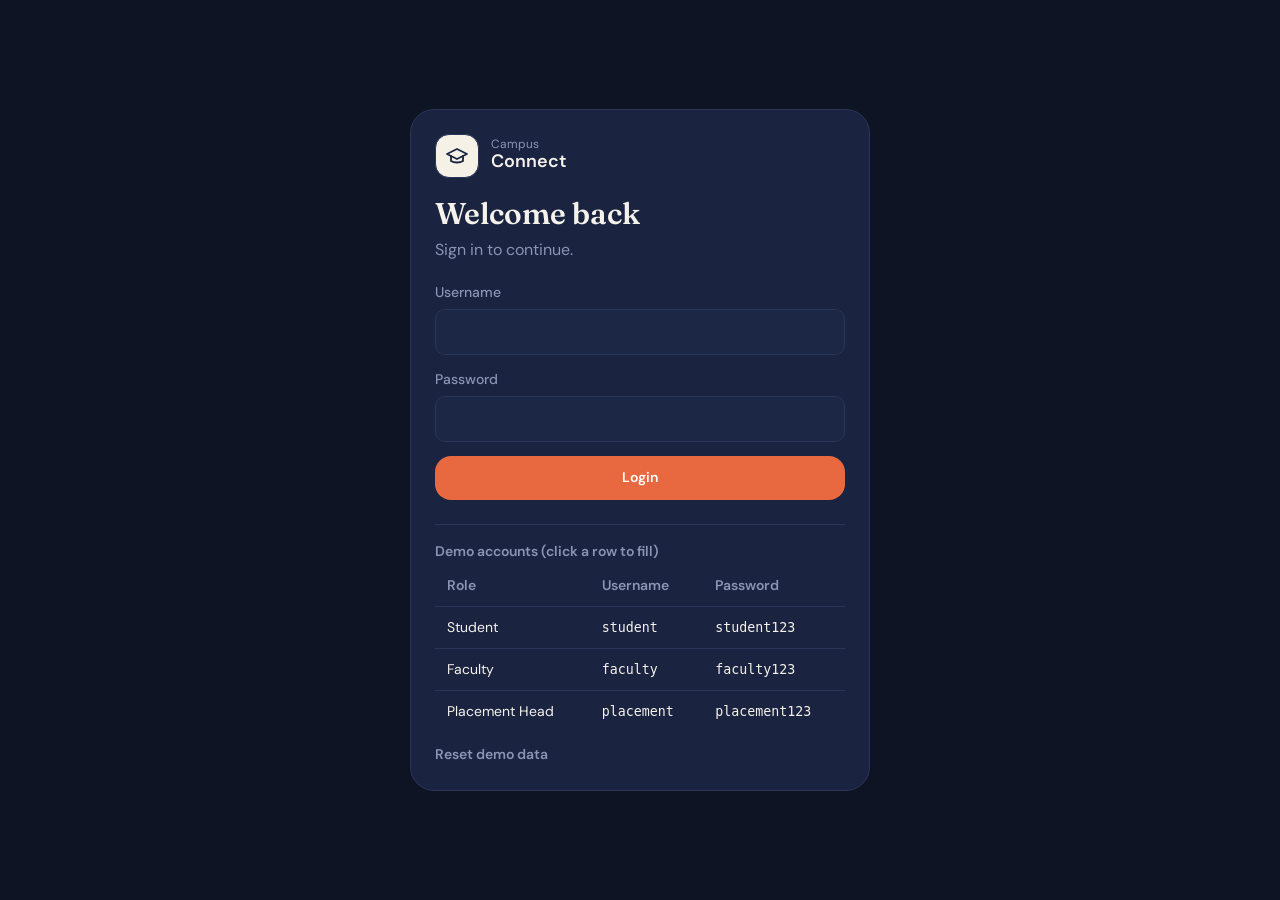
<file: index.html>
<!DOCTYPE html>
<html lang="en" data-theme="dark">
<head>
  <meta charset="utf-8">
  <meta name="viewport" content="width=device-width, initial-scale=1, viewport-fit=cover">
  <title>Campus Connect | Home</title>
  <link rel="preconnect" href="https://fonts.googleapis.com">
  <link rel="preconnect" href="https://fonts.gstatic.com" crossorigin>
  <link href="https://fonts.googleapis.com/css2?family=DM+Sans:opsz,wght@9..40,400;9..40,500;9..40,600;9..40,700&family=Fraunces:opsz,wght@9..144,500;9..144,600&display=swap" rel="stylesheet">
  <script>
    /* Apply saved theme before first paint to avoid a flash */
    (function () { try { var t = localStorage.getItem('cc-theme'); if (t) document.documentElement.setAttribute('data-theme', t); } catch (e) {} })();
  </script>
  <script src="js/data.js"></script>
  <link rel="stylesheet" href="css/style.css">
</head>
<body data-page="home">
  <div class="app">
    <aside class="sidebar" id="sidebar"></aside>

    <div class="content">
      <header class="topbar" id="topbar"></header>

      <main class="page" id="page">
        <!-- Greeting -->
        <section class="greeting">
          <h1 id="greeting">Good morning</h1>
          <p id="roleLine"></p>
        </section>

        <!-- Up next -->
        <section class="hero" id="nextClass" data-roles="student faculty" aria-label="Next class">
          <div style="flex:1">
            
          </div>
        </section>

        <!-- Quick access -->
        <section aria-labelledby="qa-title">
          <div class="section-head">
            <h2 id="qa-title">Quick access</h2>
            <button class="link-btn" id="viewAll" aria-expanded="false" aria-controls="quickGrid">
              <span id="viewAllText">View all</span><svg class="ic" viewBox="0 0 24 24" fill="none" stroke="currentColor" stroke-width="1.8" stroke-linecap="round" stroke-linejoin="round" aria-hidden="true"><path d="m9 18 6-6-6-6"/></svg>
            </button>
          </div>

          <div class="quick-grid" id="quickGrid">
            <a class="tile-card tone-orange" data-roles="student faculty" href="canteen.html" data-search="smart canteen food order tokens menu">
              <span class="tile-icon"><svg class="ic" viewBox="0 0 24 24" fill="none" stroke="currentColor" stroke-width="1.8" stroke-linecap="round" stroke-linejoin="round" aria-hidden="true"><path d="M3 2v7c0 1.1.9 2 2 2h4a2 2 0 0 0 2-2V2"/><path d="M7 2v20"/><path d="M21 15V2a5 5 0 0 0-5 5v6c0 1.1.9 2 2 2h3Zm0 0v7"/></svg></span>
              <span><h3>Smart Canteen</h3><p>Order food, earn tokens</p></span>
            </a>
            <a class="tile-card tone-purple" data-roles="student faculty" href="clubs.html" data-search="clubs community events communities feed">
              <span class="tile-icon"><svg class="ic" viewBox="0 0 24 24" fill="none" stroke="currentColor" stroke-width="1.8" stroke-linecap="round" stroke-linejoin="round" aria-hidden="true"><path d="M16 21v-2a4 4 0 0 0-4-4H6a4 4 0 0 0-4 4v2"/><circle cx="9" cy="7" r="4"/><path d="M22 21v-2a4 4 0 0 0-3-3.87"/><path d="M16 3.13a4 4 0 0 1 0 7.75"/></svg></span>
              <span><h3>Clubs &amp; Community</h3><p>Join clubs, events and communities</p></span>
            </a>
            <a class="tile-card tone-blue" data-roles="student faculty" href="academics.html" data-search="classroom hub attendance timetable grades">
              <span class="tile-icon"><svg class="ic" viewBox="0 0 24 24" fill="none" stroke="currentColor" stroke-width="1.8" stroke-linecap="round" stroke-linejoin="round" aria-hidden="true"><path d="M2 3h6a4 4 0 0 1 4 4v14a3 3 0 0 0-3-3H2z"/><path d="M22 3h-6a4 4 0 0 0-4 4v14a3 3 0 0 1 3-3h7z"/></svg></span>
              <span><h3>Classroom Hub</h3><p>Attendance, timetable and grades</p></span>
            </a>
            <a class="tile-card tone-green" data-roles="student placement" href="placement.html" data-search="placement cell drives resume bank resources mentor">
              <span class="tile-icon"><svg class="ic" viewBox="0 0 24 24" fill="none" stroke="currentColor" stroke-width="1.8" stroke-linecap="round" stroke-linejoin="round" aria-hidden="true"><rect width="20" height="14" x="2" y="7" rx="2"/><path d="M16 21V5a2 2 0 0 0-2-2h-4a2 2 0 0 0-2 2v16"/></svg></span>
              <span><h3>Placement Cell</h3><p>Drives, resume bank and resources</p></span>
            </a>
            <a class="tile-card tone-amber is-extra" data-roles="student placement" href="resume.html" data-search="resume hub builder ats score review">
              <span class="tile-icon"><svg class="ic" viewBox="0 0 24 24" fill="none" stroke="currentColor" stroke-width="1.8" stroke-linecap="round" stroke-linejoin="round" aria-hidden="true"><path d="M14.5 2H6a2 2 0 0 0-2 2v16a2 2 0 0 0 2 2h12a2 2 0 0 0 2-2V7.5L14.5 2z"/><polyline points="14 2 14 8 20 8"/><line x1="16" x2="8" y1="13" y2="13"/><line x1="16" x2="8" y1="17" y2="17"/></svg></span>
              <span><h3>Resume Hub</h3><p>Build a resume and check its ATS score</p></span>
            </a>
            <a class="tile-card tone-red is-extra" href="notifications.html" data-search="notifications alerts broadcasts announcements">
              <span class="tile-icon"><svg class="ic" viewBox="0 0 24 24" fill="none" stroke="currentColor" stroke-width="1.8" stroke-linecap="round" stroke-linejoin="round" aria-hidden="true"><path d="M6 8a6 6 0 0 1 12 0c0 7 3 9 3 9H3s3-2 3-9"/><path d="M10.3 21a1.94 1.94 0 0 0 3.4 0"/></svg></span>
              <span><h3>Notifications</h3><p>Alerts and campus broadcasts</p></span>
            </a>
          </div>
        </section>

        <!-- Widgets -->
        <section class="widgets" aria-label="Campus overview">
          <article class="card" data-roles="student">
            <div class="card-head">
              <h2 class="card-title">Attendance</h2>
              <a class="link-btn" href="academics.html">Details</a>
            </div>
            <div class="att-body">
              <div class="ring" id="attRing" role="img" aria-label="Attendance gauge"></div>
              <div class="att-subjects" id="attSubjects"></div>
            </div>
            <p class="att-note" id="attNote"></p>
          </article>

          <article class="card" data-roles="student faculty">
            <div class="card-head">
              <h2 class="card-title">Today's schedule</h2>
              <a class="link-btn" href="academics.html">Timetable</a>
            </div>
            <ul id="scheduleList"></ul>
          </article>

          <article class="card" data-roles="student faculty">
            <div class="card-head">
              <h2 class="card-title">Canteen token</h2>
              <a class="link-btn" href="canteen.html">Order food</a>
            </div>
            <div class="token-head" id="tokenHead"></div>
            <ol class="pipeline" id="pipeline" aria-label="Token progress"></ol>
          </article>

          <article class="card" data-roles="student placement">
            <div class="card-head">
              <h2 class="card-title">Placement drives</h2>
              <a class="link-btn" href="placement.html">All drives</a>
            </div>
            <ul id="driveList"></ul>
          </article>

          <article class="card span-2" data-roles="placement">
            <div class="card-head">
              <h2 class="card-title">Placement overview</h2>
              <a class="link-btn" href="resume.html">Review resumes</a>
            </div>
            <div class="stats" id="statsBox"></div>
          </article>

          <article class="card span-2">
            <div class="card-head">
              <h2 class="card-title">Latest notifications</h2>
              <a class="link-btn" href="notifications.html">See all</a>
            </div>
            <ul id="noteList"></ul>
          </article>
        </section>
      </main>
    </div>

    <nav class="bottomnav" id="bottomnav" aria-label="Primary"></nav>
  </div>

  <script src="js/main.js"></script>
</body>
</html>
</file>
<file: css/style.css>
/* ==========================================================
   Campus Connect - global stylesheet
   1. Tokens (dark + powder blue light)   2. Base
   3. App shell (sidebar, topbar, bottom nav)
   4. Components   5. Home page   6. Responsive
   ========================================================== */

/* ---------- 1. Tokens ---------- */
:root {
  --font-body: "DM Sans", system-ui, -apple-system, "Segoe UI", Roboto, sans-serif;
  --font-display: "Fraunces", "Iowan Old Style", Georgia, serif;

  --fs-xs: 0.75rem;
  --fs-sm: 0.875rem;
  --fs-base: 1rem;
  --fs-lg: 1.125rem;
  --fs-xl: 1.375rem;
  --fs-2xl: clamp(1.5rem, 1.25rem + 1vw, 1.875rem);
  --fs-hero: clamp(2rem, 1.4rem + 2.6vw, 3.25rem);

  --r-sm: 10px;
  --r-md: 16px;
  --r-lg: 24px;
  --r-xl: 28px;

  --sidebar-w: 248px;
  --rail-w: 76px;
  --bottom-h: 68px;
  --ease: cubic-bezier(0.2, 0.7, 0.2, 1);
}

/* Dark theme (default) - sampled from the sample UI screenshot */
:root,
[data-theme="dark"] {
  color-scheme: dark;
  --bg: #0e1424;
  --card: #1a2340;
  --card-2: #212c4d;
  --input: #1c2645;
  --border: #2a3558;
  --text: #f5f2eb;
  --text-2: #8b95b3;
  --text-3: #66708f;
  --shadow: 0 8px 24px rgba(0, 0, 0, 0.35);
  --overlay: rgba(5, 8, 20, 0.65);

  --orange: #e8693f;
  --orange-tile: #4f2f2a;
  --purple: #7c6bc4;
  --purple-tile: #352f52;
  --blue: #4a7fc0;
  --blue-tile: #243b57;
  --green: #3f9a6e;
  --green-tile: #1f4235;
  --amber: #d9a441;
  --amber-tile: #4a3a1c;
  --red: #d9584f;
  --red-tile: #4d2527;

  --hero-bg: #4a302f;
  --hero-text: #f5e9e1;
  --hero-muted: #c8aa9d;
  --hero-eyebrow: #d7805c;
  --hero-art-bg: #6a443a;
  --on-accent: #ffffff;
}

/* Light theme - powder blue backdrop, same accent hues toned down */
[data-theme="light"] {
  color-scheme: light;
  --bg: #dce9f5;
  --card: #eef5fb;
  --card-2: #e2edf7;
  --input: #e7f0f8;
  --border: #bcd1e5;
  --text: #15213b;
  --text-2: #4f6082;
  --text-3: #7384a3;
  --shadow: 0 8px 24px rgba(40, 70, 110, 0.12);
  --overlay: rgba(21, 33, 59, 0.45);

  --orange: #cf5f38;
  --orange-tile: #f3d9cd;
  --purple: #6f5fb8;
  --purple-tile: #dcd8f0;
  --blue: #3f72b0;
  --blue-tile: #d0e1f2;
  --green: #2f8a60;
  --green-tile: #cfe9db;
  --amber: #a97a1f;
  --amber-tile: #f2e4c4;
  --red: #c24a42;
  --red-tile: #f3d6d3;

  --hero-bg: #efd8cb;
  --hero-text: #3a2420;
  --hero-muted: #7d5c52;
  --hero-eyebrow: #b4552f;
  --hero-art-bg: #e4bfae;
  --on-accent: #ffffff;
}

/* ---------- 2. Base ---------- */
*,
*::before,
*::after { box-sizing: border-box; margin: 0; padding: 0; }

html { -webkit-text-size-adjust: 100%; scroll-behavior: smooth; }

body {
  min-height: 100dvh;
  background: var(--bg);
  color: var(--text);
  font-family: var(--font-body);
  font-size: var(--fs-base);
  line-height: 1.5;
  -webkit-font-smoothing: antialiased;
  transition: background-color 0.25s var(--ease), color 0.25s var(--ease);
}

h1, h2, h3, h4 { line-height: 1.2; font-weight: 600; }
a { color: inherit; text-decoration: none; }
button, input, select, textarea { font: inherit; color: inherit; }
button { background: none; border: 0; cursor: pointer; }
ul, ol { list-style: none; }
img, svg { display: block; max-width: 100%; }
[hidden] { display: none !important; }

.ic { width: 1.25em; height: 1.25em; flex: none; }
.muted { color: var(--text-2); }
.sr-only {
  position: absolute; width: 1px; height: 1px; overflow: hidden;
  clip: rect(0 0 0 0); white-space: nowrap;
}

:focus-visible { outline: 2px solid var(--text); outline-offset: 2px; border-radius: 6px; }

/* ---------- 3. App shell ---------- */
.content { margin-left: var(--sidebar-w); min-width: 0; }

.sidebar {
  position: fixed; inset: 0 auto 0 0; z-index: 40;
  width: var(--sidebar-w);
  display: flex; flex-direction: column; gap: 24px;
  padding: 20px 14px;
  background: var(--card);
  border-right: 1px solid var(--border);
}

.brand { display: flex; align-items: center; gap: 12px; padding: 0 6px; }
.brand-logo {
  width: 44px; height: 44px; flex: none;
  display: grid; place-items: center;
  border-radius: 14px;
  background: #f6f1e7; color: #1a2340;
  border: 1px solid var(--border);
}
.brand-logo .ic { width: 24px; height: 24px; }
.brand-text small { display: block; font-size: var(--fs-xs); line-height: 1.1; color: var(--text-2); }
.brand-text strong { display: block; font-size: var(--fs-lg); font-weight: 600; line-height: 1.2; }

.side-nav { display: flex; flex-direction: column; gap: 4px; flex: 1; }
.side-nav a {
  display: flex; align-items: center; gap: 12px;
  padding: 11px 14px;
  border-radius: var(--r-sm);
  color: var(--text-2);
  font-size: var(--fs-sm); font-weight: 500;
  transition: background-color 0.15s, color 0.15s;
}
.side-nav a:hover { background: var(--card-2); color: var(--text); }
.side-nav a.active { background: var(--orange-tile); color: var(--text); }
.side-nav a.active .ic { color: var(--orange); }

.side-user {
  display: flex; align-items: center; gap: 12px;
  padding: 10px; width: 100%; text-align: left;
  border-radius: var(--r-md);
  background: var(--card-2); border: 1px solid var(--border);
}
.side-user:hover { border-color: var(--text-3); }
.side-user-meta { min-width: 0; line-height: 1.3; }
.side-user-meta strong { display: block; font-size: var(--fs-sm); font-weight: 600; white-space: nowrap; overflow: hidden; text-overflow: ellipsis; }
.side-user-meta span { font-size: var(--fs-xs); color: var(--text-2); }

.avatar {
  width: 44px; height: 44px; flex: none;
  display: grid; place-items: center;
  border-radius: 50%;
  background: var(--purple-tile); color: var(--text);
  border: 1px solid var(--border);
  font-size: var(--fs-sm); font-weight: 600; letter-spacing: 0.02em;
}

.topbar {
  position: sticky; top: 0; z-index: 30;
  display: flex; align-items: center; gap: 16px;
  padding: 14px clamp(16px, 3vw, 32px);
  background: color-mix(in srgb, var(--bg) 88%, transparent);
  -webkit-backdrop-filter: blur(12px); backdrop-filter: blur(12px);
}
.brand-mobile { display: none; }

.search { position: relative; flex: 1; max-width: 520px; }
.search .ic { position: absolute; left: 16px; top: 50%; transform: translateY(-50%); color: var(--text-2); pointer-events: none; }
.search input {
  width: 100%; height: 48px;
  padding: 0 16px 0 46px;
  background: var(--input);
  border: 1px solid var(--border);
  border-radius: var(--r-md);
  font-size: var(--fs-base);
}
.search input::placeholder { color: var(--text-2); }
.search input:focus { outline: none; border-color: var(--text-3); }

.top-actions { margin-left: auto; display: flex; align-items: center; gap: 10px; }
.icon-btn {
  position: relative;
  width: 44px; height: 44px; flex: none;
  display: grid; place-items: center;
  border-radius: 50%;
  background: var(--card-2); border: 1px solid var(--border);
  color: var(--text);
  transition: border-color 0.15s;
}
.icon-btn:hover { border-color: var(--text-3); }
.icon-btn .dot {
  position: absolute; top: 8px; right: 9px;
  width: 10px; height: 10px; border-radius: 50%;
  background: var(--orange); border: 2px solid var(--card-2);
}

.page {
  display: flex; flex-direction: column; gap: clamp(26px, 3.5vw, 40px);
  max-width: 1240px; margin-inline: auto;
  padding: clamp(12px, 2vw, 20px) clamp(16px, 3vw, 32px) 48px;
}

.bottomnav { display: none; }

/* ---------- 4. Components ---------- */
.btn {
  display: inline-flex; align-items: center; justify-content: center; gap: 8px;
  min-height: 44px; padding: 0 20px;
  border-radius: var(--r-md);
  font-size: var(--fs-sm); font-weight: 600;
  border: 1px solid transparent;
  transition: filter 0.15s, border-color 0.15s, transform 0.1s;
}
.btn:active { transform: scale(0.98); }
.btn-primary { background: var(--orange); color: var(--on-accent); }
.btn-primary:hover { filter: brightness(1.08); }
.btn-ghost { background: var(--card-2); border-color: var(--border); }
.btn-ghost:hover { border-color: var(--text-3); }
.btn-sm { min-height: 36px; padding: 0 14px; border-radius: var(--r-sm); }

.link-btn { display: inline-flex; align-items: center; gap: 4px; color: var(--text-2); font-size: var(--fs-sm); font-weight: 600; }
.link-btn:hover { color: var(--text); }
.link-btn .ic { transition: transform 0.2s var(--ease); }
.link-btn[aria-expanded="true"] .ic { transform: rotate(90deg); }

.card {
  background: var(--card);
  border: 1px solid var(--border);
  border-radius: var(--r-lg);
  padding: clamp(18px, 2.2vw, 24px);
}
.card-head { display: flex; align-items: center; justify-content: space-between; gap: 12px; margin-bottom: 16px; }
.card-title { font-size: var(--fs-lg); font-weight: 600; }

.section-head { display: flex; align-items: center; justify-content: space-between; gap: 12px; margin-bottom: 16px; }
.section-head h2 { font-size: var(--fs-2xl); font-weight: 500; letter-spacing: -0.01em; }

/* Tone helpers: set --c (accent) and --c-bg (tile) */
.tone-orange { --c: var(--orange); --c-bg: var(--orange-tile); }
.tone-purple { --c: var(--purple); --c-bg: var(--purple-tile); }
.tone-blue   { --c: var(--blue);   --c-bg: var(--blue-tile); }
.tone-green  { --c: var(--green);  --c-bg: var(--green-tile); }
.tone-amber  { --c: var(--amber);  --c-bg: var(--amber-tile); }
.tone-red    { --c: var(--red);    --c-bg: var(--red-tile); }

.badge {
  display: inline-flex; align-items: center; gap: 6px;
  padding: 3px 10px; border-radius: 999px;
  background: var(--c-bg, var(--card-2)); color: var(--c, var(--text-2));
  font-size: var(--fs-xs); font-weight: 600; white-space: nowrap;
}

.chips { display: flex; gap: 8px; overflow-x: auto; padding-bottom: 4px; scrollbar-width: none; }
.chips::-webkit-scrollbar { display: none; }
.chip {
  flex: none; min-height: 38px; padding: 0 16px;
  border-radius: 999px;
  background: var(--card); border: 1px solid var(--border);
  color: var(--text-2); font-size: var(--fs-sm); font-weight: 500;
  transition: all 0.15s;
}
.chip:hover { color: var(--text); border-color: var(--text-3); }
.chip.is-active { background: var(--orange); border-color: var(--orange); color: var(--on-accent); }

.field { display: flex; flex-direction: column; gap: 6px; }
.field label { font-size: var(--fs-sm); font-weight: 500; color: var(--text-2); }
.field input, .field select, .field textarea {
  min-height: 46px; padding: 10px 14px;
  background: var(--input); border: 1px solid var(--border); border-radius: var(--r-sm);
}
.field input:focus, .field select:focus, .field textarea:focus { outline: none; border-color: var(--text-3); }

.progress { height: 8px; border-radius: 999px; background: var(--card-2); overflow: hidden; }
.progress > span { display: block; height: 100%; width: 0; border-radius: inherit; background: var(--c, var(--green)); transition: width 0.9s var(--ease); }

.list-row { display: flex; align-items: center; gap: 14px; padding: 14px 0; border-top: 1px solid var(--border); }
.list-row:first-child { border-top: 0; padding-top: 0; }
.list-row:last-child { padding-bottom: 0; }
.row-main { flex: 1; min-width: 0; }
.row-main strong { display: block; font-size: var(--fs-base); font-weight: 600; line-height: 1.3; }
.row-main span { display: block; font-size: var(--fs-sm); color: var(--text-2); line-height: 1.4; }

.bubble {
  width: 44px; height: 44px; flex: none;
  display: grid; place-items: center;
  border-radius: 14px; background: var(--c-bg); color: var(--c);
}

/* Attendance ring (75% requirement gauge) */
.ring { position: relative; width: 132px; height: 132px; flex: none; }
.ring svg { width: 100%; height: 100%; transform: rotate(-90deg); }
.ring circle { fill: none; stroke-width: 10; }
.ring .track { stroke: var(--card-2); }
.ring .value { stroke: var(--c, var(--green)); stroke-linecap: round; transition: stroke-dashoffset 1s var(--ease); }
.ring-label { position: absolute; inset: 0; display: grid; place-content: center; text-align: center; line-height: 1.1; }
.ring-label strong { font-size: 1.75rem; font-weight: 600; }
.ring-label span { margin-top: 4px; font-size: var(--fs-xs); color: var(--text-2); }

/* Token pipeline */
.pipeline { display: flex; }
.pipeline li { position: relative; flex: 1; display: flex; flex-direction: column; align-items: center; gap: 8px; text-align: center; }
.pipeline li::after {
  content: ""; position: absolute; top: 19px; left: calc(50% + 24px); right: calc(-50% + 24px);
  height: 2px; background: var(--border);
}
.pipeline li:last-child::after { display: none; }
.pipeline li.done::after { background: var(--green); }
.step-dot {
  position: relative; z-index: 1;
  width: 40px; height: 40px; display: grid; place-items: center;
  border-radius: 50%; background: var(--card-2); border: 2px solid var(--border); color: var(--text-3);
}
.pipeline li.done .step-dot { background: var(--green-tile); border-color: var(--green); color: var(--green); }
.pipeline li.current .step-dot { background: var(--orange); border-color: var(--orange); color: var(--on-accent); animation: pulse 1.8s ease-out infinite; }
.pipeline small { font-size: var(--fs-xs); line-height: 1.3; color: var(--text-2); max-width: 9ch; }
.pipeline li.current small { color: var(--text); font-weight: 600; }
@keyframes pulse {
  0% { box-shadow: 0 0 0 0 color-mix(in srgb, var(--orange) 50%, transparent); }
  100% { box-shadow: 0 0 0 12px transparent; }
}

/* Modal / bottom sheet */
.modal-backdrop {
  position: fixed; inset: 0; z-index: 100;
  display: grid; place-items: center; padding: 16px;
  background: var(--overlay);
  animation: fade 0.18s ease-out;
}
.modal {
  width: min(460px, 100%); max-height: 86dvh; overflow: auto;
  padding: 22px;
  background: var(--card); border: 1px solid var(--border); border-radius: var(--r-lg);
  box-shadow: var(--shadow);
  animation: rise 0.22s var(--ease);
}
.modal-head { display: flex; align-items: center; justify-content: space-between; margin-bottom: 14px; }
.modal-head h3 { font-size: var(--fs-xl); }
.modal-list { display: flex; flex-direction: column; gap: 8px; }
.modal-item {
  display: flex; align-items: center; gap: 14px; width: 100%;
  padding: 12px; text-align: left;
  border-radius: var(--r-md); background: var(--card-2); border: 1px solid var(--border);
}
.modal-item:hover, .modal-item.is-current { border-color: var(--orange); }
@keyframes fade { from { opacity: 0; } }
@keyframes rise { from { opacity: 0; transform: translateY(12px); } }

/* Toast */
.toast-wrap { position: fixed; z-index: 120; left: 50%; bottom: 24px; transform: translateX(-50%); display: flex; flex-direction: column; gap: 8px; }
.toast {
  padding: 12px 18px; border-radius: var(--r-md);
  background: var(--text); color: var(--bg);
  font-size: var(--fs-sm); font-weight: 500; box-shadow: var(--shadow);
  animation: rise 0.2s var(--ease);
}

.skeleton {
  min-height: 1em; border-radius: var(--r-sm);
  background: linear-gradient(90deg, var(--card-2), var(--card), var(--card-2));
  background-size: 200% 100%; animation: shimmer 1.4s linear infinite;
}
@keyframes shimmer { to { background-position: -200% 0; } }
.empty { padding: 20px 0; text-align: center; color: var(--text-2); font-size: var(--fs-sm); }

/* ---------- 5. Home page ---------- */
.greeting h1 { font-family: var(--font-display); font-size: var(--fs-hero); font-weight: 600; letter-spacing: -0.02em; line-height: 1.1; }
.greeting p { margin-top: 8px; color: var(--text-2); }

.hero {
  display: flex; align-items: center; justify-content: space-between; gap: 16px;
  min-height: 210px; overflow: hidden;
  padding: clamp(22px, 3vw, 36px);
  border-radius: var(--r-xl);
  background: var(--hero-bg); color: var(--hero-text);
}
.hero-eyebrow { font-size: var(--fs-sm); font-weight: 600; letter-spacing: 0.14em; text-transform: uppercase; color: var(--hero-eyebrow); }
.hero h2 { max-width: 16ch; margin: 10px 0 12px; font-size: clamp(1.6rem, 1.1rem + 2vw, 2.5rem); font-weight: 600; letter-spacing: -0.01em; }
.hero-meta { display: flex; align-items: center; gap: 8px; color: var(--hero-muted); font-size: var(--fs-sm); }
.hero-link { display: inline-flex; align-items: center; gap: 6px; margin-top: 18px; font-weight: 600; }
.hero-link:hover .ic { transform: translateX(3px); }
.hero-link .ic { transition: transform 0.15s; }
.hero-art { flex: none; width: clamp(130px, 24vw, 260px); }
.hero-art .bg { fill: var(--hero-art-bg); }

.quick-grid { display: grid; grid-template-columns: repeat(2, 1fr); gap: 16px; }
.tile-card {
  display: flex; align-items: center; gap: 16px;
  min-height: 120px; padding: 20px;
  background: var(--card); border: 1px solid var(--border); border-radius: var(--r-lg);
  transition: transform 0.18s var(--ease), border-color 0.18s;
}
.tile-card:hover { transform: translateY(-2px); border-color: var(--text-3); }
.tile-icon { width: 56px; height: 56px; flex: none; display: grid; place-items: center; border-radius: 18px; background: var(--c-bg); color: var(--c); }
.tile-icon .ic { width: 28px; height: 28px; }
.tile-card h3 { font-size: var(--fs-base); line-height: 1.25; }
.tile-card p { margin-top: 4px; font-size: var(--fs-sm); line-height: 1.4; color: var(--text-2); }
.quick-grid .is-extra { display: none; }
.quick-grid.expanded .is-extra { display: flex; }
.quick-grid .is-hidden { display: none !important; }

.widgets { display: grid; grid-template-columns: 1fr; gap: 16px; align-items: start; }
.att-body { display: flex; align-items: center; gap: 24px; }
.att-subjects { flex: 1; min-width: 0; display: flex; flex-direction: column; gap: 14px; }
.att-subjects header { display: flex; justify-content: space-between; gap: 8px; font-size: var(--fs-sm); margin-bottom: 6px; }
.att-subjects header span:first-child { white-space: nowrap; overflow: hidden; text-overflow: ellipsis; }
.att-note { margin-top: 18px; padding: 12px 14px; border-radius: var(--r-sm); background: var(--card-2); font-size: var(--fs-sm); color: var(--text-2); }

.time-col { width: 74px; flex: none; font-size: var(--fs-sm); font-weight: 600; font-variant-numeric: tabular-nums; }
.company-mark { width: 44px; height: 44px; flex: none; display: grid; place-items: center; border-radius: 14px; background: var(--blue-tile); color: var(--blue); font-weight: 700; }
.unread-dot { width: 8px; height: 8px; flex: none; border-radius: 50%; background: var(--orange); }
.token-head { display: flex; align-items: baseline; justify-content: space-between; gap: 12px; margin-bottom: 20px; }
.token-head strong { font-size: var(--fs-xl); }

/* ---------- 6. Responsive ---------- */
@media (min-width: 640px) { .quick-grid { gap: 20px; } }
@media (min-width: 900px) { .widgets { grid-template-columns: repeat(2, 1fr); } .widgets .span-2 { grid-column: 1 / -1; } }
@media (min-width: 1100px) { .quick-grid { grid-template-columns: repeat(4, 1fr); } }

/* Tablet: collapse sidebar to an icon rail */
@media (max-width: 1023px) {
  .content { margin-left: var(--rail-w); }
  .sidebar { width: var(--rail-w); padding-inline: 12px; align-items: center; }
  .brand { padding: 0; }
  .brand-text, .nav-label, .side-user-meta { display: none; }
  .side-nav { width: 100%; }
  .side-nav a { justify-content: center; padding: 12px; }
  .side-user { width: auto; padding: 0; background: none; border: 0; }
}

/* Phone: bottom navigation */
@media (max-width: 767px) {
  .content { margin-left: 0; }
  .sidebar { display: none; }
  .brand-mobile { display: flex; padding: 0; }
  .topbar { flex-wrap: wrap; gap: 14px; padding-top: max(14px, env(safe-area-inset-top)); }
  .search { order: 3; flex-basis: 100%; max-width: none; }
  .page { padding-bottom: calc(var(--bottom-h) + 32px + env(safe-area-inset-bottom)); }

  .bottomnav {
    position: fixed; inset: auto 0 0 0; z-index: 40;
    display: grid; grid-template-columns: repeat(5, 1fr);
    height: calc(var(--bottom-h) + env(safe-area-inset-bottom));
    padding-bottom: env(safe-area-inset-bottom);
    background: var(--card); border-top: 1px solid var(--border);
  }
  .bottomnav a, .bottomnav button {
    display: flex; flex-direction: column; align-items: center; justify-content: center; gap: 4px;
    color: var(--text-3); font-size: 0.6875rem; font-weight: 500;
  }
  .bottomnav .ic { width: 22px; height: 22px; }
  .bottomnav .active { color: var(--orange); }

  .modal-backdrop { align-items: end; padding: 0; }
  .modal { width: 100%; border-radius: var(--r-lg) var(--r-lg) 0 0; padding-bottom: calc(22px + env(safe-area-inset-bottom)); }
  .toast-wrap { bottom: calc(var(--bottom-h) + 16px); }
  .att-body { flex-direction: column; align-items: stretch; }
  .att-body .ring { align-self: center; }
}

@media (max-width: 479px) {
  .tile-card { flex-direction: column; align-items: flex-start; gap: 14px; min-height: 0; padding: 16px; }
  .hero { flex-direction: column; align-items: flex-start; }
  .hero-art { align-self: flex-end; width: 140px; margin-top: -12px; }
  .hero h2 { max-width: none; }
}

@media (prefers-reduced-motion: reduce) {
  *, *::before, *::after { animation: none !important; transition: none !important; scroll-behavior: auto !important; }
}

/* ==========================================================
   7. Additions for the multi-page version
   (login, forms, tables, canteen, stats)
   ========================================================== */
.side-logout {
  display: flex; align-items: center; gap: 12px; width: 100%;
  padding: 11px 14px; border-radius: var(--r-sm);
  color: var(--text-2); font-size: var(--fs-sm); font-weight: 500;
}
.side-logout:hover { background: var(--red-tile); color: var(--text); }
.role-badge { display: none; }
@media (min-width: 640px) { .role-badge { display: inline-flex; } }
.avatar.big { width: 56px; height: 56px; font-size: var(--fs-lg); }
.profile { display: flex; align-items: center; gap: 14px; }
button.avatar { cursor: pointer; }
.top-actions .avatar { width: 44px; height: 44px; }

.btn-danger { background: var(--red-tile); color: var(--red); }
textarea { resize: vertical; }
.form-grid { display: grid; grid-template-columns: repeat(auto-fit, minmax(210px, 1fr)); gap: 14px; align-items: end; }
.form-stack { display: flex; flex-direction: column; gap: 14px; }
.form-actions { display: flex; flex-wrap: wrap; gap: 10px; justify-content: flex-end; margin-top: 4px; }
.form-grid .form-actions { grid-column: 1 / -1; }
.form-error { color: var(--red); font-size: var(--fs-sm); font-weight: 500; }
.stack { display: flex; flex-direction: column; gap: 16px; }
.two-col { display: grid; grid-template-columns: 1fr; gap: 20px; align-items: start; }
@media (min-width: 960px) { .two-col { grid-template-columns: 1.6fr 1fr; } }

.table-wrap { overflow-x: auto; }
.table { width: 100%; border-collapse: collapse; font-size: var(--fs-sm); }
.table th, .table td { padding: 10px 12px; text-align: left; border-bottom: 1px solid var(--border); }
.table th { color: var(--text-2); font-weight: 600; white-space: nowrap; }
.table tr:last-child td { border-bottom: 0; }
.table code { font-family: ui-monospace, Menlo, Consolas, monospace; font-size: 0.95em; }
.table tr.clickable { cursor: pointer; }
.table tr.clickable:hover td { background: var(--card-2); }
.cell-input {
  min-height: 38px; width: 84px; padding: 6px 10px;
  background: var(--input); border: 1px solid var(--border); border-radius: var(--r-sm);
}
select.cell-input { width: auto; }

.stats { display: grid; grid-template-columns: repeat(3, 1fr); gap: 14px; }
.stat { padding: 16px; border-radius: var(--r-md); background: var(--card-2); text-align: center; }
.stat strong { display: block; font-size: var(--fs-2xl); font-weight: 600; }
.stat span { font-size: var(--fs-sm); color: var(--text-2); }

/* Login */
.login-wrap { min-height: 100dvh; display: grid; place-items: center; padding: 20px; }
.login-card { width: min(460px, 100%); }
.login-title { font-family: var(--font-display); font-size: var(--fs-2xl); }
.demo-box { margin-top: 24px; padding-top: 18px; border-top: 1px solid var(--border); }
.demo-box h2 { font-size: var(--fs-sm); color: var(--text-2); margin-bottom: 6px; font-weight: 600; }

/* Canteen */
.menu-grid { display: grid; grid-template-columns: repeat(auto-fill, minmax(210px, 1fr)); gap: 14px; margin-top: 14px; }
.menu-item { display: flex; flex-direction: column; justify-content: space-between; gap: 14px; padding: 16px; }
.menu-item.is-off { opacity: 0.55; }
.menu-foot { display: flex; align-items: center; justify-content: space-between; gap: 8px; }
.cart-total { display: flex; justify-content: space-between; align-items: baseline; margin: 16px 0; padding-top: 14px; border-top: 1px solid var(--border); }
.cart-total strong { font-size: var(--fs-xl); }
.qty { display: flex; align-items: center; gap: 8px; }
.qty .icon-btn { width: 34px; height: 34px; font-size: var(--fs-lg); }
.qty span { min-width: 1.5em; text-align: center; font-weight: 600; }

/* Resume / placement / lists */
.checks { flex: 1; display: flex; flex-direction: column; gap: 8px; font-size: var(--fs-sm); }
.checks li { display: flex; align-items: center; gap: 8px; }
.checks li.ok { color: var(--green); }
.checks li.no { color: var(--text-3); }
#feedbackBox { margin-top: 14px; }
.review { padding: 16px 0; border-top: 1px solid var(--border); display: flex; flex-direction: column; gap: 10px; }
.review:first-child { border-top: 0; padding-top: 0; }
.applicants { margin-top: 14px; padding-top: 14px; border-top: 1px solid var(--border); }
.applicants .list-row { padding: 10px 0; }
#clubGrid .tile-card .btn { margin-top: 4px; }
</file>
